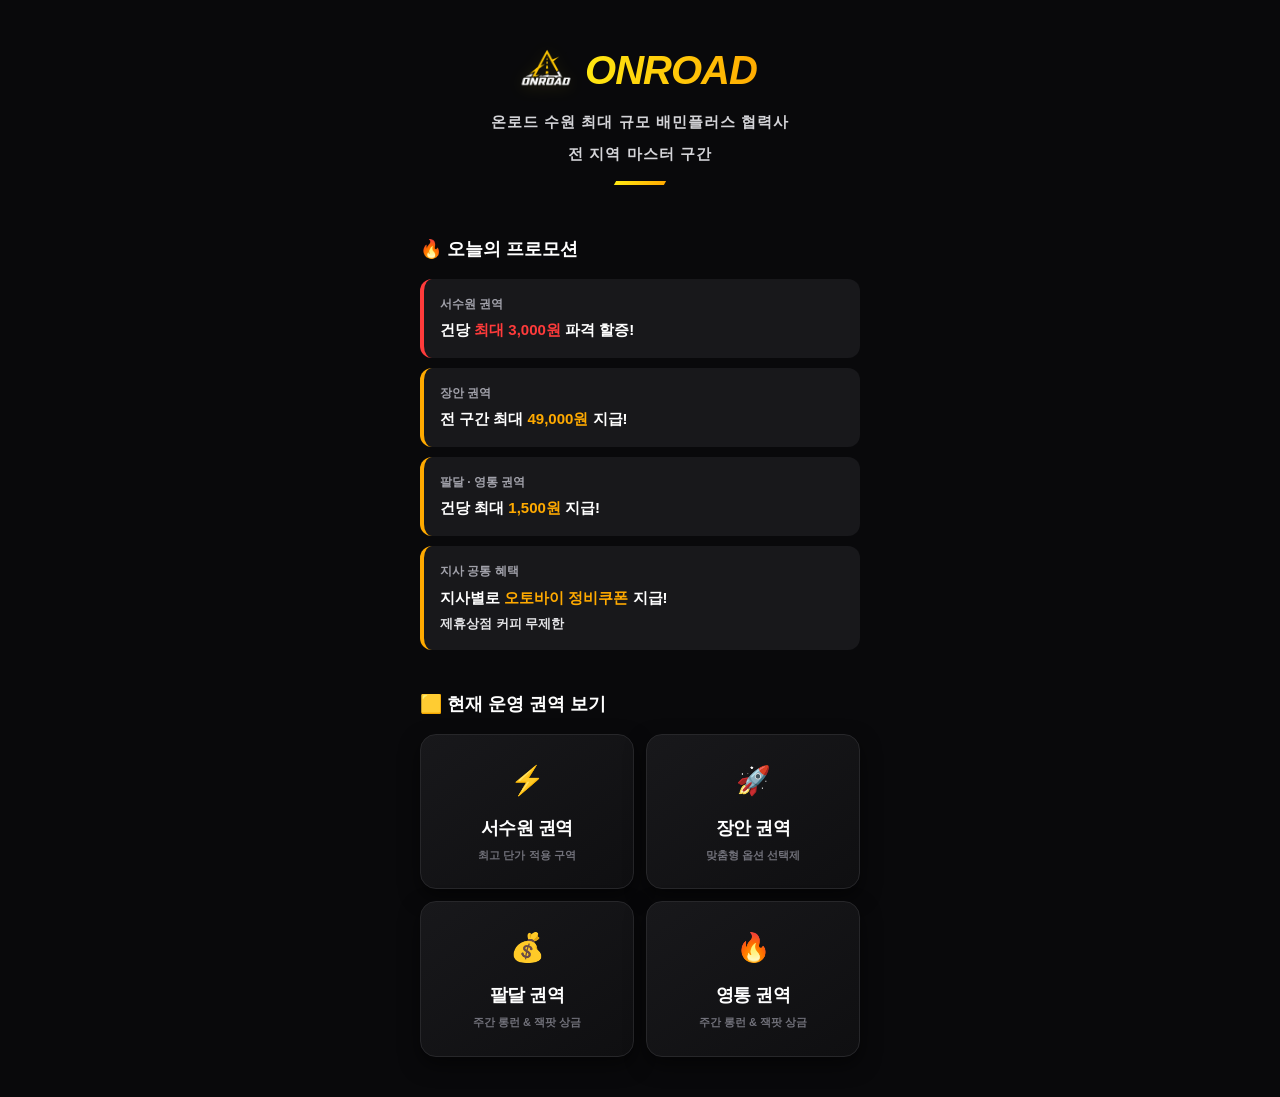
<file: index.html>
<!DOCTYPE html>
<html lang="ko">
<head>
    <meta charset="UTF-8">
    <meta name="viewport" content="width=device-width, initial-scale=1.0">
    <title>온로드 ONROAD | 수원 배민플러스·배달대행 권역별 프로모션</title>
    <meta name="description" content="온로드 ONROAD 수원 전 지역 배민플러스 운영 팀의 서수원, 장안, 팔달, 영통 권역별 프로모션과 문의 정보를 확인하세요.">
    <meta name="keywords" content="온로드, 온로드 수원, 수원 온로드, 온로드 배민플러스, ONROAD, 수원 ONROAD, 수원 배민플러스, 배민플러스 협력사, 배민플러스 수원, 서수원 온로드, 장안 온로드, 팔달 온로드, 영통 온로드">
    <meta name="robots" content="index, follow">
    <meta name="author" content="온로드">
    <meta name="theme-color" content="#09090b">
    <!-- Search Console verification: add Google, Naver, Bing verification meta tags here. -->
    <meta name="naver-site-verification" content="f812f4de8454f82c9123c0298f24d3e2f8602df4">
    <link rel="canonical" href="https://suwononroad.kr/">
    <link rel="preload" as="image" href="./온로드로고.png">
    <meta property="og:type" content="website">
    <meta property="og:locale" content="ko_KR">
    <meta property="og:site_name" content="온로드 ONROAD">
    <meta property="og:title" content="온로드 ONROAD | 수원 배민플러스·배달대행 권역별 프로모션">
    <meta property="og:description" content="온로드 수원 전 지역 배민플러스 운영 팀의 권역별 프로모션과 문의 정보를 확인하세요.">
    <meta property="og:url" content="https://suwononroad.kr/">
    <meta property="og:image" content="https://suwononroad.kr/%EC%84%9C%EC%88%98%EC%9B%90.png">
    <meta property="og:image:alt" content="온로드 서수원 권역 지도">
    <meta name="twitter:card" content="summary_large_image">
    <meta name="twitter:title" content="온로드 ONROAD | 수원 배민플러스·배달대행 권역별 프로모션">
    <meta name="twitter:description" content="온로드 수원 전 지역 배민플러스 운영 팀의 권역별 프로모션과 문의 정보를 확인하세요.">
    <meta name="twitter:image" content="https://suwononroad.kr/%EC%84%9C%EC%88%98%EC%9B%90.png">
    <script type="application/ld+json">
    {
        "@context": "https://schema.org",
        "@type": "Organization",
        "name": "온로드",
        "alternateName": ["온로드", "수원 온로드", "ONROAD"],
        "url": "https://suwononroad.kr/",
        "logo": "https://suwononroad.kr/%EC%98%A8%EB%A1%9C%EB%93%9C%EB%A1%9C%EA%B3%A0.png",
        "description": "온로드 ONROAD 수원 전 지역 배민플러스 운영 팀의 권역별 프로모션 안내 사이트입니다.",
        "areaServed": ["서수원", "장안", "팔달", "영통"],
        "sameAs": ["https://suwononroad.kr/"]
    }
    </script>
    <script type="application/ld+json">
    {
        "@context": "https://schema.org",
        "@type": "LocalBusiness",
        "name": "온로드",
        "alternateName": ["ONROAD", "수원 온로드"],
        "url": "https://suwononroad.kr/",
        "image": "https://suwononroad.kr/%EC%98%A8%EB%A1%9C%EB%93%9C%EB%A1%9C%EA%B3%A0.png",
        "description": "온로드 ONROAD 수원 전 지역 배민플러스 운영 팀의 권역별 프로모션 안내 사이트입니다.",
        "areaServed": [
            { "@type": "Place", "name": "서수원" },
            { "@type": "Place", "name": "장안" },
            { "@type": "Place", "name": "팔달" },
            { "@type": "Place", "name": "영통" },
            { "@type": "City", "name": "수원" }
        ],
        "knowsAbout": ["수원 배달대행", "수원 배민플러스", "수원 배민대행", "배달대행 수원"]
    }
    </script>
    <script type="application/ld+json">
    {
        "@context": "https://schema.org",
        "@type": "WebSite",
        "name": "온로드 ONROAD",
        "alternateName": ["온로드", "수원 온로드", "ONROAD", "온로드 - 수원 배민플러스 권역별 프로모션 안내"],
        "url": "https://suwononroad.kr/",
        "inLanguage": "ko-KR"
    }
    </script>
    <script type="application/ld+json">
    {
        "@context": "https://schema.org",
        "@type": "WebPage",
        "name": "온로드 - 수원 배민플러스 권역별 프로모션 안내",
        "headline": "온로드 - 수원 배민플러스 권역별 프로모션 안내",
        "url": "https://suwononroad.kr/",
        "isPartOf": {
            "@type": "WebSite",
            "name": "온로드 - 수원 배민플러스 권역별 프로모션 안내",
            "url": "https://suwononroad.kr/"
        },
        "inLanguage": "ko-KR",
        "description": "온로드 수원 전 지역 배민플러스 운영 팀의 권역별 프로모션과 문의 정보를 확인하세요."
    }
    </script>
    <script type="application/ld+json">
    {
        "@context": "https://schema.org",
        "@type": "BreadcrumbList",
        "itemListElement": [
            {
                "@type": "ListItem",
                "position": 1,
                "name": "온로드",
                "item": "https://suwononroad.kr/"
            }
        ]
    }
    </script>
    <style>
        * {
            box-sizing: border-box;
            margin: 0;
            padding: 0;
            font-family: 'Apple SD Gothic Neo', 'Pretendard', sans-serif;
            -webkit-tap-highlight-color: transparent;
        }
        body {
            background-color: #09090b;
            color: #fff;
            line-height: 1.6;
            overflow-x: hidden;
        }
        .container {
            max-width: 480px;
            min-height: 100vh;
            margin: 0 auto;
            background: #09090b;
        }
        .main-header {
            padding: 40px 20px 20px;
            text-align: center;
        }
        .logo-container {
            display: flex;
            align-items: center;
            justify-content: center;
            gap: 10px;
            margin-bottom: 12px;
        }
        .logo-img {
            width: 58px;
            height: 58px;
            object-fit: contain;
            filter: drop-shadow(0 2px 8px rgba(255, 232, 18, 0.15));
        }
        .logo {
            display: inline-block;
            margin: 0;
            padding-right: 6px;
            background: linear-gradient(90deg, #ffe812, #ffaa00);
            background-clip: text;
            -webkit-background-clip: text;
            color: transparent;
            font-size: 40px;
            font-weight: 900;
            font-style: italic;
            letter-spacing: -1px;
            line-height: 1;
            transform: translateY(1px);
        }
        .page-title {
            color: #fff;
            font-size: 18px;
            font-weight: 900;
            letter-spacing: 0;
            line-height: 1.35;
            margin-top: 12px;
            padding: 0 12px;
        }
        .sub-logo {
            color: #d4d4d8;
            font-size: 15px;
            font-weight: 700;
            letter-spacing: 1px;
            margin-top: 8px;
        }
        .speed-line {
            width: 50px;
            height: 4px;
            margin: 15px auto 0;
            background: linear-gradient(90deg, #ffe812, #ffaa00);
            transform: skewX(-30deg);
        }
        .section-title {
            display: flex;
            align-items: center;
            gap: 8px;
            color: #fff;
            font-size: 18px;
            font-weight: 900;
            margin: 30px 0 15px;
            padding: 0 20px;
        }
        .promo-summary-list {
            display: flex;
            flex-direction: column;
            gap: 10px;
            padding: 0 20px;
        }
        .summary-card {
            display: flex;
            flex-direction: column;
            gap: 4px;
            padding: 16px;
            background: #18181b;
            border-left: 4px solid #ffaa00;
            border-radius: 12px;
        }
        .summary-card.red {
            border-left-color: #ff3b3b;
        }
        .summary-region {
            margin: 0;
            color: #a1a1aa;
            font-size: 12px;
            font-weight: 800;
        }
        .summary-text {
            color: #fff;
            font-size: 15px;
            font-weight: 800;
        }
        .summary-text span {
            color: #ffaa00;
        }
        .summary-card.red .summary-text span {
            color: #ff3b3b;
        }
        .summary-note {
            color: #e4e4e7;
            font-size: 13px;
            font-weight: 800;
        }
        .region-grid {
            display: grid;
            grid-template-columns: 1fr 1fr;
            gap: 12px;
            padding: 0 20px 40px;
        }
        .region-card {
            display: block;
            padding: 24px 16px;
            background: linear-gradient(145deg, #18181b, #0f0f11);
            border: 1px solid #27272a;
            border-radius: 16px;
            box-shadow: 0 8px 20px rgba(0,0,0,0.5);
            text-align: center;
            text-decoration: none;
            transition: 0.2s;
        }
        .region-card:active {
            border-color: #ff3b3b;
            transform: scale(0.96);
        }
        .rc-icon {
            display: block;
            margin-bottom: 10px;
            font-size: 28px;
        }
        .rc-title {
            color: #fff;
            font-size: 18px;
            font-weight: 900;
            letter-spacing: -0.5px;
        }
        .rc-sub {
            color: #71717a;
            font-size: 11px;
            font-weight: 700;
            margin-top: 4px;
        }
    </style>
</head>
<body>
<main class="container">
    <header class="main-header">
        <div class="logo-container">
            <img src="온로드로고.png" alt="온로드 ONROAD 로고" title="온로드 ONROAD 로고" class="logo-img" loading="lazy" decoding="async" width="1024" height="1024">
            <h1 class="logo" aria-label="온로드 ONROAD">ONROAD</h1>
        </div>
        <div class="sub-logo">온로드 수원 최대 규모 배민플러스 협력사</div>
        <div class="sub-logo">전 지역 마스터 구간</div>
        <div class="speed-line"></div>
    </header>

    <section aria-labelledby="today-promotion-title">
    <h2 class="section-title" id="today-promotion-title">🔥 오늘의 프로모션</h2>
    <div class="promo-summary-list">
        <article class="summary-card red">
            <h3 class="summary-region">서수원 권역</h3>
            <div class="summary-text">건당 <span>최대 3,000원</span> 파격 할증!</div>
        </article>
        <article class="summary-card">
            <h3 class="summary-region">장안 권역</h3>
            <div class="summary-text">전 구간 최대 <span>49,000원</span> 지급!</div>
        </article>
        <article class="summary-card">
            <h3 class="summary-region">팔달 · 영통 권역</h3>
            <div class="summary-text">건당 최대 <span>1,500원</span> 지급!</div>
        </article>
        <article class="summary-card">
            <h3 class="summary-region">지사 공통 혜택</h3>
            <div class="summary-text">지사별로 <span>오토바이 정비쿠폰</span> 지급!</div>
            <div class="summary-note">제휴상점 커피 무제한</div>
        </article>
    </div>
    </section>

    <section aria-labelledby="region-list-title">
    <h2 class="section-title" id="region-list-title" style="margin-top: 40px;">🟨 현재 운영 권역 보기</h2>
    <nav class="region-grid" aria-label="온로드 권역 페이지">
        <a class="region-card" href="./seosuwon.html">
            <span class="rc-icon">⚡</span>
            <div class="rc-title">서수원 권역</div>
            <div class="rc-sub">최고 단가 적용 구역</div>
        </a>
        <a class="region-card" href="./jangan.html">
            <span class="rc-icon">🚀</span>
            <div class="rc-title">장안 권역</div>
            <div class="rc-sub">맞춤형 옵션 선택제</div>
        </a>
        <a class="region-card" href="./paldal.html">
            <span class="rc-icon">💰</span>
            <div class="rc-title">팔달 권역</div>
            <div class="rc-sub">주간 롱런 &amp; 잭팟 상금</div>
        </a>
        <a class="region-card" href="./yeongtong.html">
            <span class="rc-icon">🔥</span>
            <div class="rc-title">영통 권역</div>
            <div class="rc-sub">주간 롱런 &amp; 잭팟 상금</div>
        </a>
    </nav>
    </section>
</main>
</body>
</html>
</file>
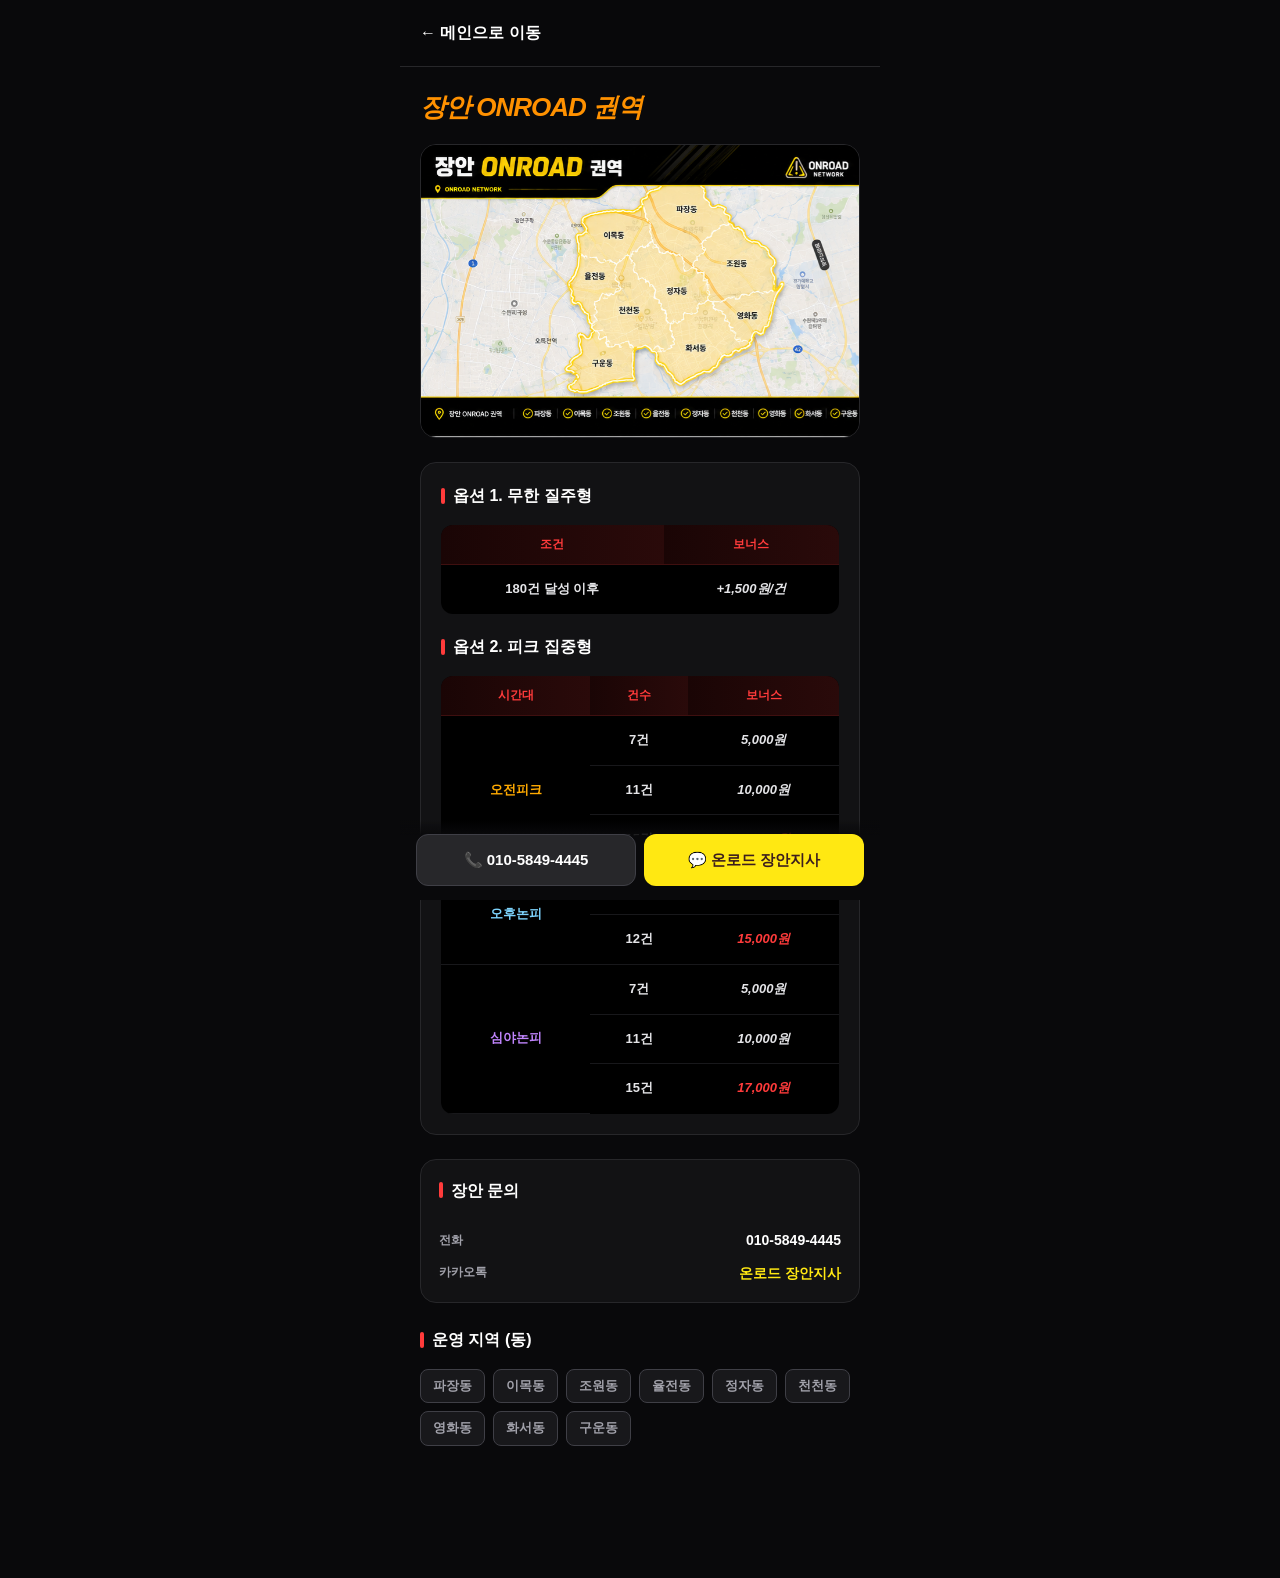
<file: jangan.html>
<!DOCTYPE html>
<html lang="ko">
<head>
    <meta charset="UTF-8">
    <meta name="viewport" content="width=device-width, initial-scale=1.0">
    <title>장안 온로드 ONROAD | 수원 배민플러스·배달대행 권역 안내</title>
    <meta name="description" content="온로드 장안 권역 배민플러스 프로모션, 운영 지역, 전화 및 카카오톡 문의 정보를 확인하세요.">
    <meta name="keywords" content="장안 온로드, 온로드 장안, 수원 온로드, 온로드 배민플러스, 장안 배민플러스">
    <meta name="robots" content="index, follow">
    <meta name="author" content="온로드">
    <meta name="theme-color" content="#09090b">
    <!-- Search Console verification: add Google, Naver, Bing verification meta tags here. -->
    <link rel="canonical" href="https://suwononroad.kr/jangan.html">
    <link rel="stylesheet" href="./region.css">
    <meta property="og:type" content="website">
    <meta property="og:locale" content="ko_KR">
    <meta property="og:site_name" content="온로드 ONROAD">
    <meta property="og:title" content="장안 온로드 ONROAD | 수원 배민플러스·배달대행 권역 안내">
    <meta property="og:description" content="온로드 장안 권역 배민플러스 프로모션, 운영 지역, 전화 및 카카오톡 문의 정보를 확인하세요.">
    <meta property="og:url" content="https://suwononroad.kr/jangan.html">
    <meta property="og:image" content="https://suwononroad.kr/%EC%9E%A5%EC%95%88.png">
    <meta property="og:image:alt" content="장안 온로드 권역 지도">
    <meta name="twitter:card" content="summary_large_image">
    <meta name="twitter:title" content="장안 온로드 ONROAD | 수원 배민플러스·배달대행 권역 안내">
    <meta name="twitter:description" content="온로드 장안 권역 배민플러스 프로모션, 운영 지역, 전화 및 카카오톡 문의 정보를 확인하세요.">
    <meta name="twitter:image" content="https://suwononroad.kr/%EC%9E%A5%EC%95%88.png">
    <script type="application/ld+json">
    {
        "@context": "https://schema.org",
        "@graph": [
            { "@type": "Organization", "@id": "https://suwononroad.kr/#organization", "name": "온로드", "alternateName": ["ONROAD", "수원 온로드"], "url": "https://suwononroad.kr/", "logo": "https://suwononroad.kr/%EC%98%A8%EB%A1%9C%EB%93%9C%EB%A1%9C%EA%B3%A0.png" },
            { "@type": "LocalBusiness", "@id": "https://suwononroad.kr/jangan.html#localbusiness", "name": "온로드 장안지사", "url": "https://suwononroad.kr/jangan.html", "telephone": "010-5849-4445", "image": "https://suwononroad.kr/%EC%9E%A5%EC%95%88.png", "areaServed": { "@type": "Place", "name": "장안" }, "parentOrganization": { "@id": "https://suwononroad.kr/#organization" } },
            { "@type": "WebSite", "@id": "https://suwononroad.kr/#website", "name": "온로드 ONROAD", "url": "https://suwononroad.kr/", "inLanguage": "ko-KR" },
            { "@type": "BreadcrumbList", "itemListElement": [
                { "@type": "ListItem", "position": 1, "name": "온로드", "item": "https://suwononroad.kr/" },
                { "@type": "ListItem", "position": 2, "name": "장안 권역", "item": "https://suwononroad.kr/jangan.html" }
            ] }
        ]
    }
    </script>
</head>
<body>
<main class="container">
    <header class="detail-header">
        <a href="./index.html" class="back-btn">← 메인으로 이동</a>
    </header>
    <div class="detail-content">
        <h1 class="d-title">장안 ONROAD 권역</h1>
        <figure class="map-wrapper"><img src="./장안.png" alt="장안 온로드 권역 지도" title="장안 온로드 권역 지도" class="map-img" loading="lazy" decoding="async" width="754" height="503"></figure>

        <section class="promo-box">
            <h2 class="pb-title">옵션 1. 무한 질주형</h2>
            <table class="promo-table" style="margin-bottom: 20px;">
                <tr><th scope="col">조건</th><th scope="col">보너스</th></tr>
                <tr><td>180건 달성 이후</td><td class="td-val">+1,500원/건</td></tr>
            </table>

            <h2 class="pb-title">옵션 2. 피크 집중형</h2>
            <table class="promo-table">
                <tr><th scope="col">시간대</th><th scope="col">건수</th><th scope="col">보너스</th></tr>
                <tr><td rowspan="3" style="color:#ffaa00;">오전피크</td><td>7건</td><td class="td-val">5,000원</td></tr>
                <tr><td>11건</td><td class="td-val">10,000원</td></tr>
                <tr><td>15건</td><td class="td-val red">17,000원</td></tr>
                <tr><td rowspan="2" style="color:#7dd3fc; border-top:1px solid #3f0f0f;">오후논피</td><td style="border-top:1px solid #3f0f0f;">8건</td><td class="td-val" style="border-top:1px solid #3f0f0f;">7,000원</td></tr>
                <tr><td>12건</td><td class="td-val red">15,000원</td></tr>
                <tr><td rowspan="3" style="color:#c084fc; border-top:1px solid #3f0f0f;">심야논피</td><td style="border-top:1px solid #3f0f0f;">7건</td><td class="td-val" style="border-top:1px solid #3f0f0f;">5,000원</td></tr>
                <tr><td>11건</td><td class="td-val">10,000원</td></tr>
                <tr><td>15건</td><td class="td-val red">17,000원</td></tr>
            </table>
        </section>

        <section class="contact-box" aria-labelledby="jangan-contact-title">
            <h2 class="pb-title" id="jangan-contact-title">장안 문의</h2>
            <div class="contact-row">
                <span class="contact-label">전화</span>
                <a href="tel:01058494445" class="contact-link">010-5849-4445</a>
            </div>
            <div class="contact-row">
                <span class="contact-label">카카오톡</span>
                <a href="https://open.kakao.com/o/s8NxHjAi" class="contact-link kakao" target="_blank" rel="noopener">온로드 장안지사</a>
            </div>
        </section>

        <h2 class="pb-title">운영 지역 (동)</h2>
        <div class="dong-list">
            <div class="dong-tag">파장동</div><div class="dong-tag">이목동</div><div class="dong-tag">조원동</div>
            <div class="dong-tag">율전동</div><div class="dong-tag">정자동</div><div class="dong-tag">천천동</div>
            <div class="dong-tag">영화동</div><div class="dong-tag">화서동</div><div class="dong-tag">구운동</div>
        </div>
    </div>

    <footer class="fixed-bottom">
        <a href="tel:01058494445" class="btn btn-call">📞 010-5849-4445</a>
        <a href="https://open.kakao.com/o/s8NxHjAi" class="btn btn-kakao" target="_blank" rel="noopener">💬 온로드 장안지사</a>
    </footer>
</main>
</body>
</html>
</file>
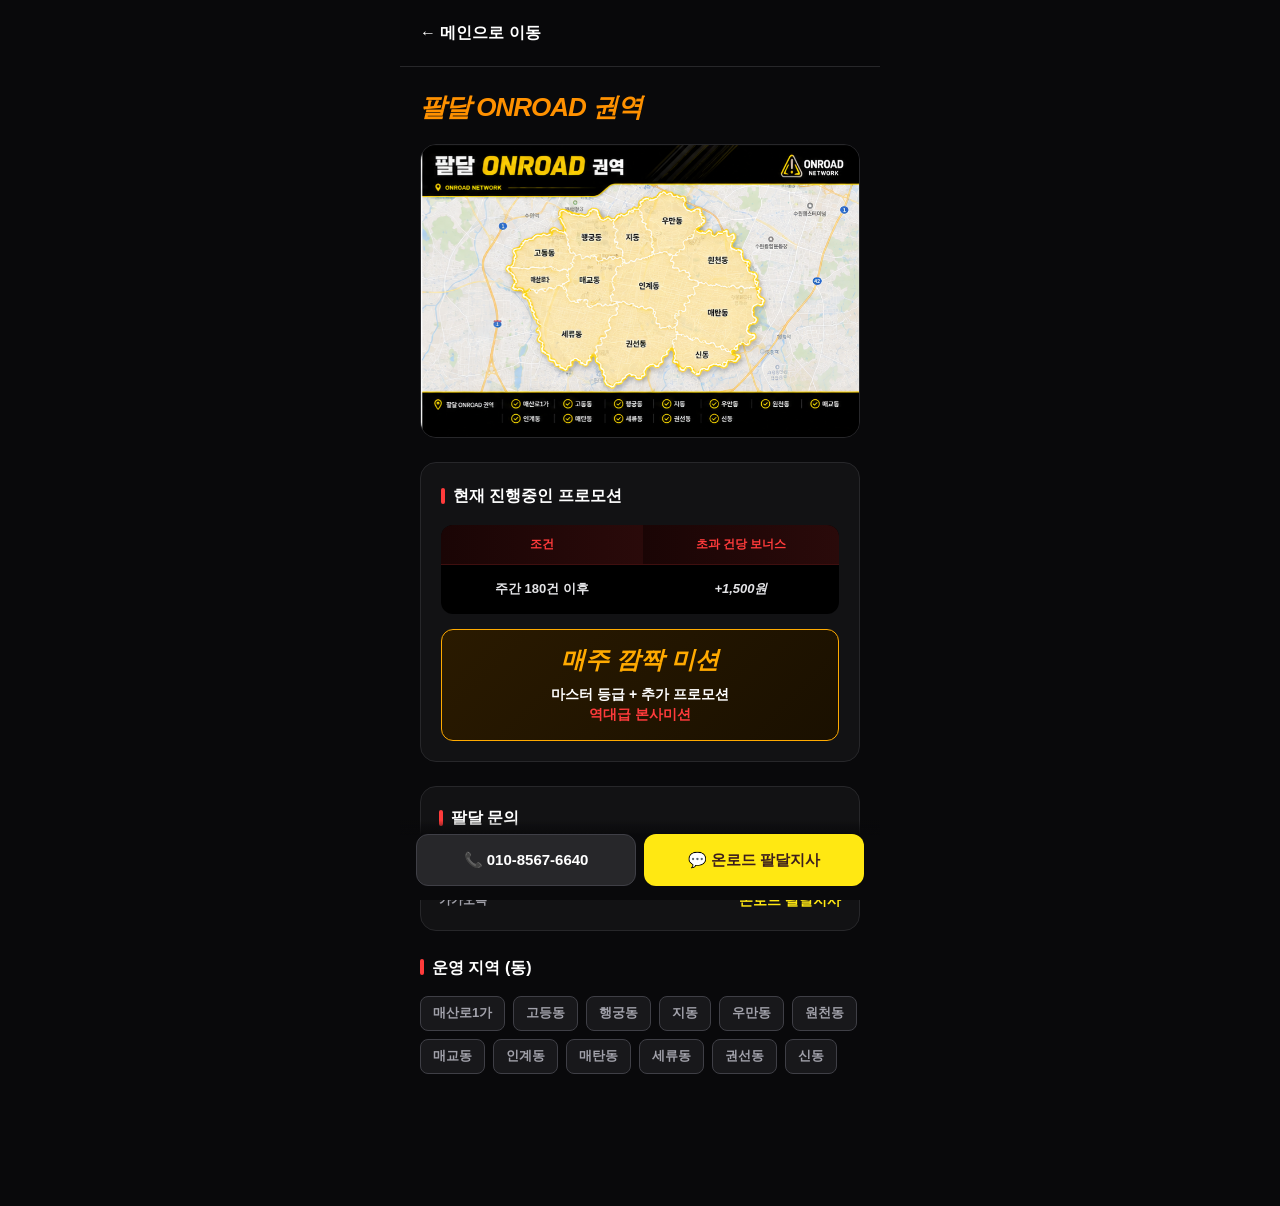
<file: paldal.html>
<!DOCTYPE html>
<html lang="ko">
<head>
    <meta charset="UTF-8">
    <meta name="viewport" content="width=device-width, initial-scale=1.0">
    <title>팔달 온로드 ONROAD | 수원 배민플러스·배달대행 권역 안내</title>
    <meta name="description" content="온로드 팔달 권역 배민플러스 프로모션, 운영 지역, 전화 및 카카오톡 문의 정보를 확인하세요.">
    <meta name="keywords" content="팔달 온로드, 온로드 팔달, 수원 온로드, 온로드 배민플러스, 팔달 배민플러스">
    <meta name="robots" content="index, follow">
    <meta name="author" content="온로드">
    <meta name="theme-color" content="#09090b">
    <!-- Search Console verification: add Google, Naver, Bing verification meta tags here. -->
    <link rel="canonical" href="https://suwononroad.kr/paldal.html">
    <link rel="stylesheet" href="./region.css">
    <meta property="og:type" content="website">
    <meta property="og:locale" content="ko_KR">
    <meta property="og:site_name" content="온로드 ONROAD">
    <meta property="og:title" content="팔달 온로드 ONROAD | 수원 배민플러스·배달대행 권역 안내">
    <meta property="og:description" content="온로드 팔달 권역 배민플러스 프로모션, 운영 지역, 전화 및 카카오톡 문의 정보를 확인하세요.">
    <meta property="og:url" content="https://suwononroad.kr/paldal.html">
    <meta property="og:image" content="https://suwononroad.kr/%ED%8C%94%EB%8B%AC.png">
    <meta property="og:image:alt" content="팔달 온로드 권역 지도">
    <meta name="twitter:card" content="summary_large_image">
    <meta name="twitter:title" content="팔달 온로드 ONROAD | 수원 배민플러스·배달대행 권역 안내">
    <meta name="twitter:description" content="온로드 팔달 권역 배민플러스 프로모션, 운영 지역, 전화 및 카카오톡 문의 정보를 확인하세요.">
    <meta name="twitter:image" content="https://suwononroad.kr/%ED%8C%94%EB%8B%AC.png">
    <script type="application/ld+json">
    {
        "@context": "https://schema.org",
        "@graph": [
            { "@type": "Organization", "@id": "https://suwononroad.kr/#organization", "name": "온로드", "alternateName": ["ONROAD", "수원 온로드"], "url": "https://suwononroad.kr/", "logo": "https://suwononroad.kr/%EC%98%A8%EB%A1%9C%EB%93%9C%EB%A1%9C%EA%B3%A0.png" },
            { "@type": "LocalBusiness", "@id": "https://suwononroad.kr/paldal.html#localbusiness", "name": "온로드 팔달지사", "url": "https://suwononroad.kr/paldal.html", "telephone": "010-8567-6640", "image": "https://suwononroad.kr/%ED%8C%94%EB%8B%AC.png", "areaServed": { "@type": "Place", "name": "팔달" }, "parentOrganization": { "@id": "https://suwononroad.kr/#organization" } },
            { "@type": "WebSite", "@id": "https://suwononroad.kr/#website", "name": "온로드 ONROAD", "url": "https://suwononroad.kr/", "inLanguage": "ko-KR" },
            { "@type": "BreadcrumbList", "itemListElement": [
                { "@type": "ListItem", "position": 1, "name": "온로드", "item": "https://suwononroad.kr/" },
                { "@type": "ListItem", "position": 2, "name": "팔달 권역", "item": "https://suwononroad.kr/paldal.html" }
            ] }
        ]
    }
    </script>
</head>
<body>
<main class="container">
    <header class="detail-header">
        <a href="./index.html" class="back-btn">← 메인으로 이동</a>
    </header>
    <div class="detail-content">
        <h1 class="d-title">팔달 ONROAD 권역</h1>
        <figure class="map-wrapper"><img src="./팔달.png" alt="팔달 온로드 권역 지도" title="팔달 온로드 권역 지도" class="map-img" loading="lazy" decoding="async" width="766" height="511"></figure>

        <section class="promo-box" aria-labelledby="paldal-promo-title">
            <h2 class="pb-title" id="paldal-promo-title">현재 진행중인 프로모션</h2>
            <table class="promo-table" style="margin-bottom: 15px;">
                <tr><th scope="col">조건</th><th scope="col">초과 건당 보너스</th></tr>
                <tr><td>주간 180건 이후</td><td class="td-val">+1,500원</td></tr>
            </table>
            <article class="mission-card">
                <h3 class="mission-title">매주 깜짝 미션</h3>
                <div class="mission-sub">마스터 등급 + 추가 프로모션<br><span>역대급 본사미션</span></div>
            </article>
        </section>

        <section class="contact-box" aria-labelledby="paldal-contact-title">
            <h2 class="pb-title" id="paldal-contact-title">팔달 문의</h2>
            <div class="contact-row">
                <span class="contact-label">전화</span>
                <a href="tel:01085676640" class="contact-link">010-8567-6640</a>
            </div>
            <div class="contact-row">
                <span class="contact-label">카카오톡</span>
                <a href="https://open.kakao.com/o/svvQtoAi" class="contact-link kakao" target="_blank" rel="noopener">온로드 팔달지사</a>
            </div>
        </section>

        <h2 class="pb-title">운영 지역 (동)</h2>
        <div class="dong-list">
            <div class="dong-tag">매산로1가</div><div class="dong-tag">고등동</div><div class="dong-tag">행궁동</div>
            <div class="dong-tag">지동</div><div class="dong-tag">우만동</div><div class="dong-tag">원천동</div>
            <div class="dong-tag">매교동</div><div class="dong-tag">인계동</div><div class="dong-tag">매탄동</div>
            <div class="dong-tag">세류동</div><div class="dong-tag">권선동</div><div class="dong-tag">신동</div>
        </div>
    </div>

    <footer class="fixed-bottom">
        <a href="tel:01085676640" class="btn btn-call">📞 010-8567-6640</a>
        <a href="https://open.kakao.com/o/svvQtoAi" class="btn btn-kakao" target="_blank" rel="noopener">💬 온로드 팔달지사</a>
    </footer>
</main>
</body>
</html>
</file>
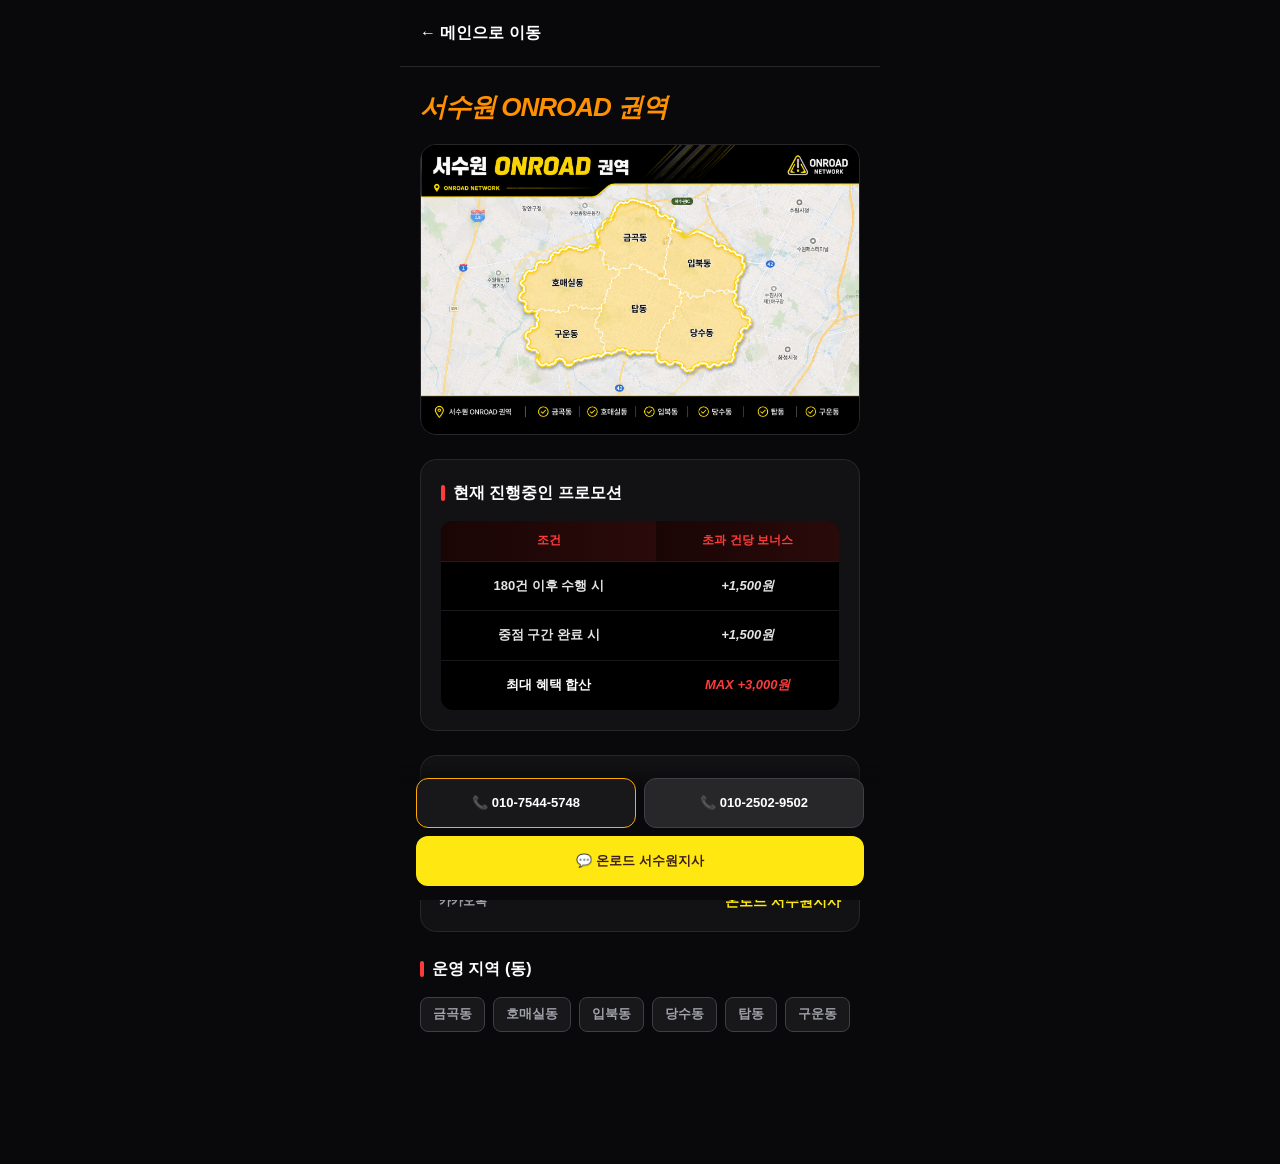
<file: seosuwon.html>
<!DOCTYPE html>
<html lang="ko">
<head>
    <meta charset="UTF-8">
    <meta name="viewport" content="width=device-width, initial-scale=1.0">
    <title>서수원 온로드 ONROAD | 수원 배민플러스·배달대행 권역 안내</title>
    <meta name="description" content="온로드 서수원 권역 배민플러스 프로모션, 운영 지역, 전화 및 카카오톡 문의 정보를 확인하세요.">
    <meta name="keywords" content="서수원 온로드, 온로드 서수원, 수원 온로드, 온로드 배민플러스, 서수원 배민플러스">
    <meta name="robots" content="index, follow">
    <meta name="author" content="온로드">
    <meta name="theme-color" content="#09090b">
    <!-- Search Console verification: add Google, Naver, Bing verification meta tags here. -->
    <link rel="canonical" href="https://suwononroad.kr/seosuwon.html">
    <link rel="stylesheet" href="./region.css">
    <meta property="og:type" content="website">
    <meta property="og:locale" content="ko_KR">
    <meta property="og:site_name" content="온로드 ONROAD">
    <meta property="og:title" content="서수원 온로드 ONROAD | 수원 배민플러스·배달대행 권역 안내">
    <meta property="og:description" content="온로드 서수원 권역 배민플러스 프로모션, 운영 지역, 전화 및 카카오톡 문의 정보를 확인하세요.">
    <meta property="og:url" content="https://suwononroad.kr/seosuwon.html">
    <meta property="og:image" content="https://suwononroad.kr/%EC%84%9C%EC%88%98%EC%9B%90.png">
    <meta property="og:image:alt" content="서수원 온로드 권역 지도">
    <meta name="twitter:card" content="summary_large_image">
    <meta name="twitter:title" content="서수원 온로드 ONROAD | 수원 배민플러스·배달대행 권역 안내">
    <meta name="twitter:description" content="온로드 서수원 권역 배민플러스 프로모션, 운영 지역, 전화 및 카카오톡 문의 정보를 확인하세요.">
    <meta name="twitter:image" content="https://suwononroad.kr/%EC%84%9C%EC%88%98%EC%9B%90.png">
    <script type="application/ld+json">
    {
        "@context": "https://schema.org",
        "@graph": [
            {
                "@type": "Organization",
                "@id": "https://suwononroad.kr/#organization",
                "name": "온로드",
                "alternateName": ["ONROAD", "수원 온로드"],
                "url": "https://suwononroad.kr/",
                "logo": "https://suwononroad.kr/%EC%98%A8%EB%A1%9C%EB%93%9C%EB%A1%9C%EA%B3%A0.png"
            },
            {
                "@type": "LocalBusiness",
                "@id": "https://suwononroad.kr/seosuwon.html#localbusiness",
                "name": "온로드 서수원지사",
                "url": "https://suwononroad.kr/seosuwon.html",
                "telephone": ["010-7544-5748", "010-2502-9502"],
                "image": "https://suwononroad.kr/%EC%84%9C%EC%88%98%EC%9B%90.png",
                "areaServed": { "@type": "Place", "name": "서수원" },
                "parentOrganization": { "@id": "https://suwononroad.kr/#organization" }
            },
            {
                "@type": "WebSite",
                "@id": "https://suwononroad.kr/#website",
                "name": "온로드 ONROAD",
                "url": "https://suwononroad.kr/",
                "inLanguage": "ko-KR"
            },
            {
                "@type": "BreadcrumbList",
                "itemListElement": [
                    { "@type": "ListItem", "position": 1, "name": "온로드", "item": "https://suwononroad.kr/" },
                    { "@type": "ListItem", "position": 2, "name": "서수원 권역", "item": "https://suwononroad.kr/seosuwon.html" }
                ]
            }
        ]
    }
    </script>
</head>
<body>
<main class="container">
    <header class="detail-header">
        <a href="./index.html" class="back-btn">← 메인으로 이동</a>
    </header>
    <div class="detail-content">
        <h1 class="d-title">서수원 ONROAD 권역</h1>
        <figure class="map-wrapper"><img src="./서수원.png" alt="서수원 온로드 권역 지도" title="서수원 온로드 권역 지도" class="map-img" loading="lazy" decoding="async" width="1545" height="1018"></figure>

        <section class="promo-box" aria-labelledby="seosuwon-promo-title">
            <h2 class="pb-title" id="seosuwon-promo-title">현재 진행중인 프로모션</h2>
            <table class="promo-table">
                <tr><th scope="col">조건</th><th scope="col">초과 건당 보너스</th></tr>
                <tr><td>180건 이후 수행 시</td><td class="td-val">+1,500원</td></tr>
                <tr><td>중점 구간 완료 시</td><td class="td-val">+1,500원</td></tr>
                <tr><td style="color:#fff;">최대 혜택 합산</td><td class="td-val red">MAX +3,000원</td></tr>
            </table>
        </section>

        <section class="contact-box" aria-labelledby="seosuwon-contact-title">
            <h2 class="pb-title" id="seosuwon-contact-title">서수원 문의</h2>
            <div class="contact-row">
                <span class="contact-label">전화</span>
                <a href="tel:01075445748" class="contact-link">010-7544-5748</a>
            </div>
            <div class="contact-row">
                <span class="contact-label">전화</span>
                <a href="tel:01025029502" class="contact-link">010-2502-9502</a>
            </div>
            <div class="contact-row">
                <span class="contact-label">카카오톡</span>
                <a href="https://open.kakao.com/o/sodFtoAi" class="contact-link kakao" target="_blank" rel="noopener">온로드 서수원지사</a>
            </div>
        </section>

        <h2 class="pb-title">운영 지역 (동)</h2>
        <div class="dong-list">
            <div class="dong-tag">금곡동</div><div class="dong-tag">호매실동</div><div class="dong-tag">입북동</div>
            <div class="dong-tag">당수동</div><div class="dong-tag">탑동</div><div class="dong-tag">구운동</div>
        </div>
    </div>

    <footer class="fixed-bottom three-way">
        <a href="tel:01075445748" class="btn btn-extra-call">📞 010-7544-5748</a>
        <a href="tel:01025029502" class="btn btn-call">📞 010-2502-9502</a>
        <a href="https://open.kakao.com/o/sodFtoAi" class="btn btn-kakao" target="_blank" rel="noopener">💬 온로드 서수원지사</a>
    </footer>
</main>
</body>
</html>
</file>
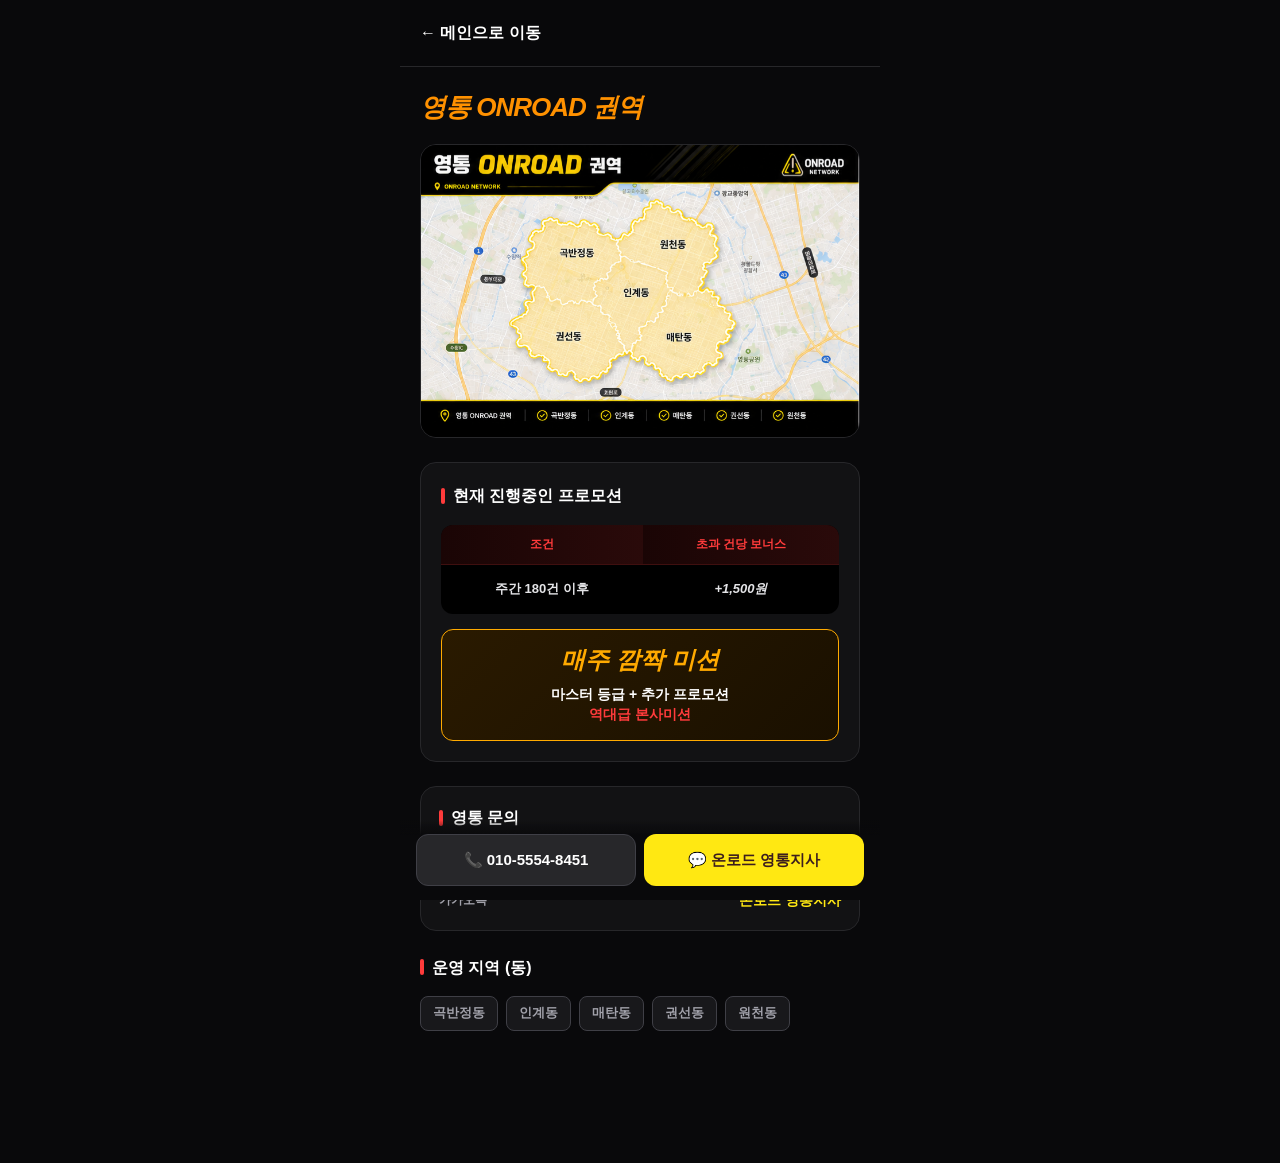
<file: yeongtong.html>
<!DOCTYPE html>
<html lang="ko">
<head>
    <meta charset="UTF-8">
    <meta name="viewport" content="width=device-width, initial-scale=1.0">
    <title>영통 온로드 ONROAD | 수원 배민플러스·배달대행 권역 안내</title>
    <meta name="description" content="온로드 영통 권역 배민플러스 프로모션, 운영 지역, 전화 및 카카오톡 문의 정보를 확인하세요.">
    <meta name="keywords" content="영통 온로드, 온로드 영통, 수원 온로드, 온로드 배민플러스, 영통 배민플러스">
    <meta name="robots" content="index, follow">
    <meta name="author" content="온로드">
    <meta name="theme-color" content="#09090b">
    <!-- Search Console verification: add Google, Naver, Bing verification meta tags here. -->
    <link rel="canonical" href="https://suwononroad.kr/yeongtong.html">
    <link rel="stylesheet" href="./region.css">
    <meta property="og:type" content="website">
    <meta property="og:locale" content="ko_KR">
    <meta property="og:site_name" content="온로드 ONROAD">
    <meta property="og:title" content="영통 온로드 ONROAD | 수원 배민플러스·배달대행 권역 안내">
    <meta property="og:description" content="온로드 영통 권역 배민플러스 프로모션, 운영 지역, 전화 및 카카오톡 문의 정보를 확인하세요.">
    <meta property="og:url" content="https://suwononroad.kr/yeongtong.html">
    <meta property="og:image" content="https://suwononroad.kr/%EC%98%81%ED%86%B5.png">
    <meta property="og:image:alt" content="영통 온로드 권역 지도">
    <meta name="twitter:card" content="summary_large_image">
    <meta name="twitter:title" content="영통 온로드 ONROAD | 수원 배민플러스·배달대행 권역 안내">
    <meta name="twitter:description" content="온로드 영통 권역 배민플러스 프로모션, 운영 지역, 전화 및 카카오톡 문의 정보를 확인하세요.">
    <meta name="twitter:image" content="https://suwononroad.kr/%EC%98%81%ED%86%B5.png">
    <script type="application/ld+json">
    {
        "@context": "https://schema.org",
        "@graph": [
            { "@type": "Organization", "@id": "https://suwononroad.kr/#organization", "name": "온로드", "alternateName": ["ONROAD", "수원 온로드"], "url": "https://suwononroad.kr/", "logo": "https://suwononroad.kr/%EC%98%A8%EB%A1%9C%EB%93%9C%EB%A1%9C%EA%B3%A0.png" },
            { "@type": "LocalBusiness", "@id": "https://suwononroad.kr/yeongtong.html#localbusiness", "name": "온로드 영통지사", "url": "https://suwononroad.kr/yeongtong.html", "telephone": "010-5554-8451", "image": "https://suwononroad.kr/%EC%98%81%ED%86%B5.png", "areaServed": { "@type": "Place", "name": "영통" }, "parentOrganization": { "@id": "https://suwononroad.kr/#organization" } },
            { "@type": "WebSite", "@id": "https://suwononroad.kr/#website", "name": "온로드 ONROAD", "url": "https://suwononroad.kr/", "inLanguage": "ko-KR" },
            { "@type": "BreadcrumbList", "itemListElement": [
                { "@type": "ListItem", "position": 1, "name": "온로드", "item": "https://suwononroad.kr/" },
                { "@type": "ListItem", "position": 2, "name": "영통 권역", "item": "https://suwononroad.kr/yeongtong.html" }
            ] }
        ]
    }
    </script>
</head>
<body>
<main class="container">
    <header class="detail-header">
        <a href="./index.html" class="back-btn">← 메인으로 이동</a>
    </header>
    <div class="detail-content">
        <h1 class="d-title">영통 ONROAD 권역</h1>
        <figure class="map-wrapper"><img src="./영통.png" alt="영통 온로드 권역 지도" title="영통 온로드 권역 지도" class="map-img" loading="lazy" decoding="async" width="763" height="509"></figure>

        <section class="promo-box" aria-labelledby="yeongtong-promo-title">
            <h2 class="pb-title" id="yeongtong-promo-title">현재 진행중인 프로모션</h2>
            <table class="promo-table" style="margin-bottom: 15px;">
                <tr><th scope="col">조건</th><th scope="col">초과 건당 보너스</th></tr>
                <tr><td>주간 180건 이후</td><td class="td-val">+1,500원</td></tr>
            </table>
            <article class="mission-card">
                <h3 class="mission-title">매주 깜짝 미션</h3>
                <div class="mission-sub">마스터 등급 + 추가 프로모션<br><span>역대급 본사미션</span></div>
            </article>
        </section>

        <section class="contact-box" aria-labelledby="yeongtong-contact-title">
            <h2 class="pb-title" id="yeongtong-contact-title">영통 문의</h2>
            <div class="contact-row">
                <span class="contact-label">전화</span>
                <a href="tel:01055548451" class="contact-link">010-5554-8451</a>
            </div>
            <div class="contact-row">
                <span class="contact-label">카카오톡</span>
                <a href="https://open.kakao.com/o/sT2gRZzi" class="contact-link kakao" target="_blank" rel="noopener">온로드 영통지사</a>
            </div>
        </section>

        <h2 class="pb-title">운영 지역 (동)</h2>
        <div class="dong-list">
            <div class="dong-tag">곡반정동</div><div class="dong-tag">인계동</div><div class="dong-tag">매탄동</div>
            <div class="dong-tag">권선동</div><div class="dong-tag">원천동</div>
        </div>
    </div>

    <footer class="fixed-bottom">
        <a href="tel:01055548451" class="btn btn-call">📞 010-5554-8451</a>
        <a href="https://open.kakao.com/o/sT2gRZzi" class="btn btn-kakao" target="_blank" rel="noopener">💬 온로드 영통지사</a>
    </footer>
</main>
</body>
</html>
</file>
<file: region.css>
* {
    box-sizing: border-box;
    margin: 0;
    padding: 0;
    font-family: 'Apple SD Gothic Neo', 'Pretendard', sans-serif;
    -webkit-tap-highlight-color: transparent;
}
body {
    background: #09090b;
    color: #fff;
    line-height: 1.6;
    overflow-x: hidden;
}
.container {
    max-width: 480px;
    min-height: 100vh;
    margin: 0 auto;
    padding-bottom: 112px;
    background: #09090b;
}
.detail-header {
    display: flex;
    align-items: center;
    padding: 20px;
    background: rgba(9, 9, 11, 0.94);
    border-bottom: 1px solid #27272a;
    position: sticky;
    top: 0;
    z-index: 20;
    backdrop-filter: blur(10px);
}
.back-btn {
    color: #fff;
    font-size: 16px;
    font-weight: 800;
    text-decoration: none;
}
.detail-content {
    padding: 20px;
}
.d-title {
    color: #ff9100;
    font-size: 26px;
    font-weight: 900;
    font-style: italic;
    letter-spacing: -1px;
    margin: 0 0 16px;
}
.map-wrapper {
    width: 100%;
    border: 1px solid #27272a;
    border-radius: 16px;
    overflow: hidden;
    margin: 0 0 24px;
}
.map-img {
    display: block;
    width: 100%;
    height: auto;
}
.promo-box,
.contact-box {
    background: #121214;
    border: 1px solid #27272a;
    border-radius: 16px;
    padding: 20px;
    margin-bottom: 24px;
}
.contact-box {
    display: flex;
    flex-direction: column;
    gap: 10px;
    padding: 18px;
}
.pb-title {
    display: flex;
    align-items: center;
    gap: 8px;
    color: #fff;
    font-size: 16px;
    font-weight: 900;
    margin: 0 0 16px;
}
.pb-title::before {
    content: '';
    display: block;
    width: 4px;
    height: 16px;
    background: #ff3b3b;
    border-radius: 2px;
}
.promo-table {
    width: 100%;
    border-collapse: collapse;
    background: #000;
    border-radius: 12px;
    overflow: hidden;
}
.promo-table th {
    padding: 10px;
    background: linear-gradient(90deg, #1a0505, #2a0a0a);
    border-bottom: 1px solid #3f0f0f;
    color: #ff3b3b;
    font-size: 12px;
}
.promo-table td {
    padding: 14px 10px;
    border-bottom: 1px solid #18181b;
    color: #e4e4e7;
    font-size: 13px;
    font-weight: 600;
    text-align: center;
}
.promo-table tr:last-child td {
    border-bottom: 0;
}
.td-val {
    color: #ff9100;
    font-size: 18px;
    font-weight: 900;
    font-style: italic;
}
.td-val.red {
    color: #ff3b3b;
}
.mission-card {
    background: linear-gradient(135deg, #2a1a00, #1a1000);
    border: 1px solid #ffaa00;
    border-radius: 12px;
    padding: 16px;
    text-align: center;
}
.mission-title {
    color: #ffaa00;
    font-size: 24px;
    font-weight: 900;
    font-style: italic;
    line-height: 1.15;
    margin: 0;
}
.mission-sub {
    color: #fff;
    font-size: 14px;
    font-weight: 900;
    line-height: 1.45;
    margin-top: 10px;
}
.mission-sub span {
    color: #ff3b3b;
}
.contact-row {
    display: flex;
    align-items: center;
    justify-content: space-between;
    gap: 12px;
    color: #e4e4e7;
    font-size: 14px;
    font-weight: 800;
}
.contact-label {
    color: #a1a1aa;
    font-size: 12px;
    white-space: nowrap;
}
.contact-link {
    color: #fff;
    text-align: right;
    text-decoration: none;
    overflow-wrap: anywhere;
}
.contact-link.kakao {
    color: #ffe812;
}
.dong-list {
    display: flex;
    flex-wrap: wrap;
    gap: 8px;
}
.dong-tag {
    background: #18181b;
    border: 1px solid #3f3f46;
    border-radius: 8px;
    color: #a1a1aa;
    font-size: 13px;
    font-weight: 600;
    padding: 6px 12px;
}
.fixed-bottom {
    position: fixed;
    left: 50%;
    bottom: 0;
    transform: translateX(-50%);
    display: grid;
    grid-template-columns: repeat(2, minmax(0, 1fr));
    gap: 8px;
    width: 100%;
    max-width: 480px;
    padding: 14px 16px calc(14px + env(safe-area-inset-bottom));
    background: linear-gradient(0deg, #09090b 80%, transparent);
    z-index: 30;
}
.fixed-bottom.three-way .btn-kakao {
    grid-column: 1 / -1;
}
.btn {
    display: flex;
    align-items: center;
    justify-content: center;
    width: 100%;
    min-width: 0;
    min-height: 52px;
    padding: 11px 8px;
    border-radius: 12px;
    font-size: 15px;
    font-weight: 900;
    line-height: 1.25;
    text-align: center;
    text-decoration: none;
    word-break: keep-all;
    overflow-wrap: anywhere;
}
.three-way .btn {
    min-height: 50px;
    font-size: 13px;
    padding-inline: 6px;
}
.btn-call {
    background: #27272a;
    border: 1px solid #3f3f46;
    color: #fff;
}
.btn-extra-call {
    background: #18181b;
    border: 1px solid #ffaa00;
    color: #fff;
}
.btn-kakao {
    background: #ffe812;
    color: #3c1e1e;
}
@media (max-width: 360px) {
    .fixed-bottom {
        padding-inline: 12px;
        gap: 7px;
    }
    .fixed-bottom:not(.three-way) {
        grid-template-columns: 1fr;
    }
    .btn {
        min-height: 48px;
        font-size: 14px;
    }
    .three-way .btn {
        min-height: 48px;
        font-size: 12px;
    }
}
</file>
